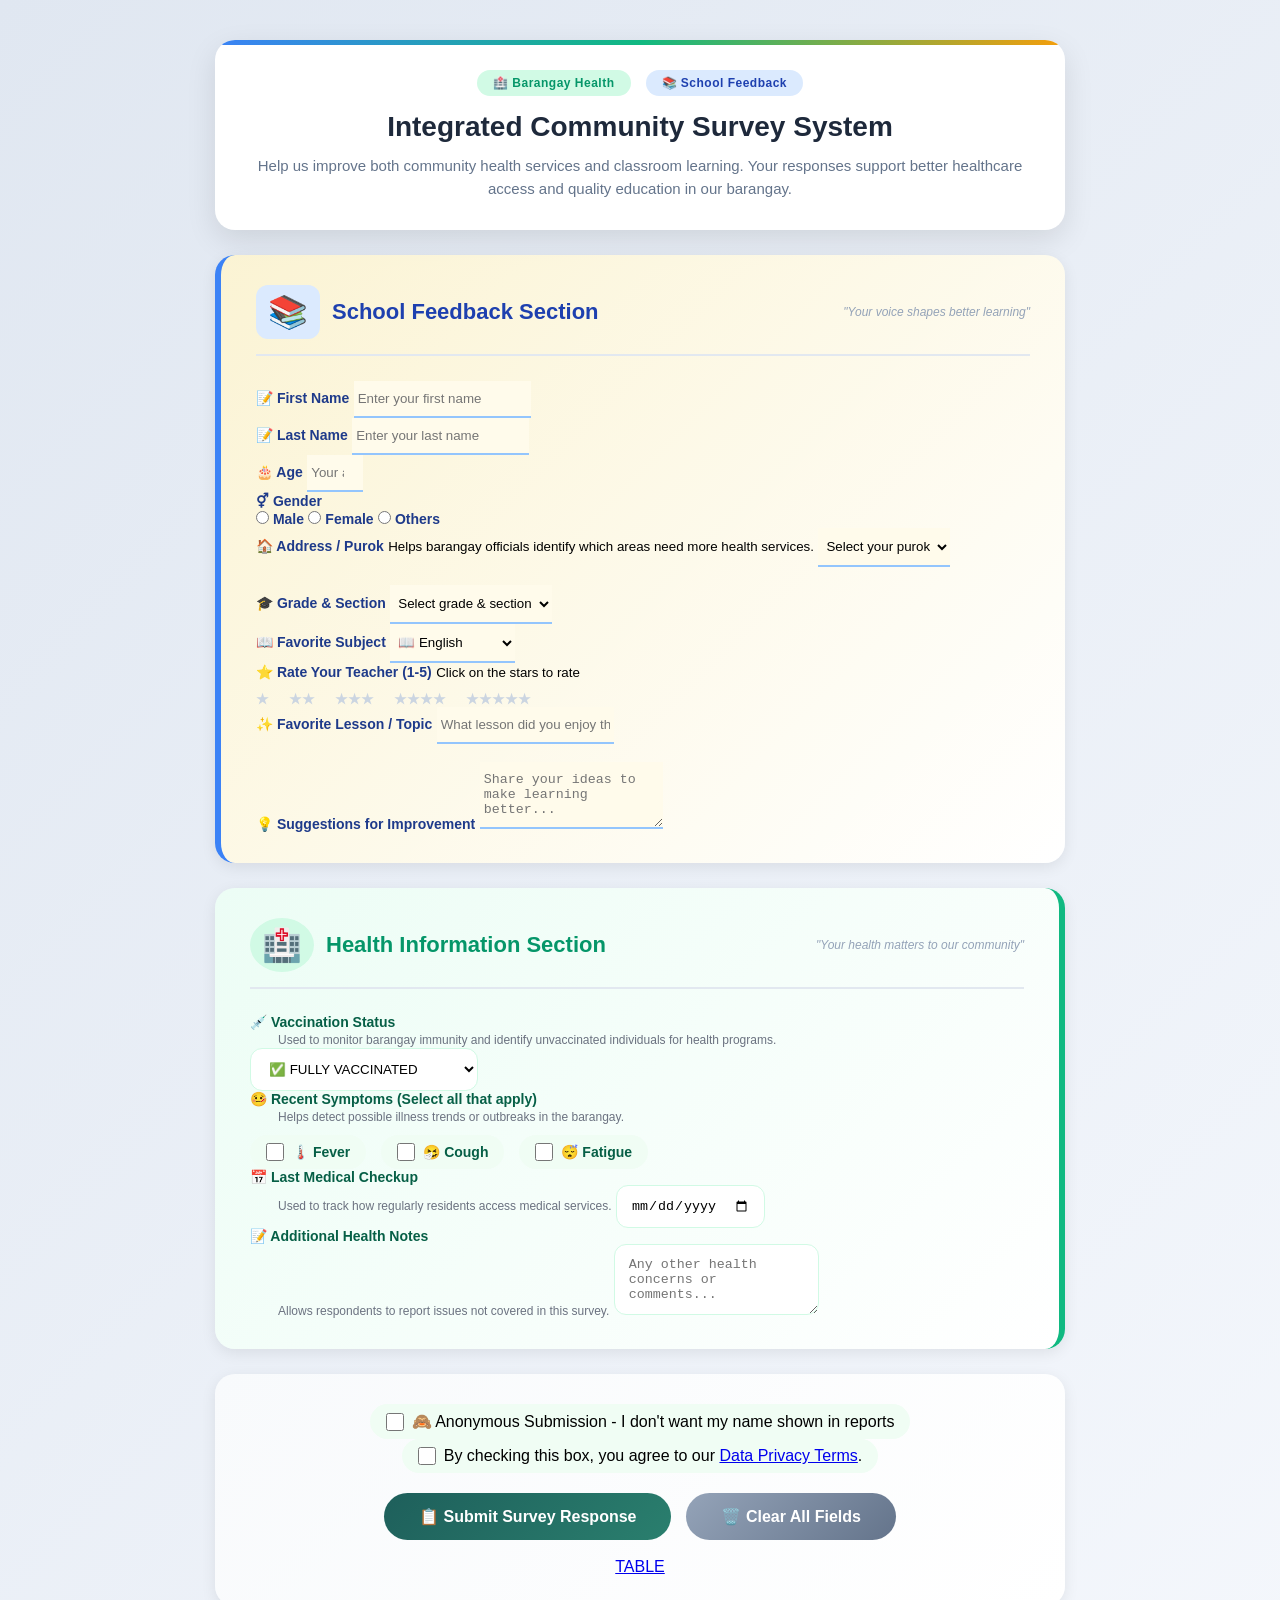
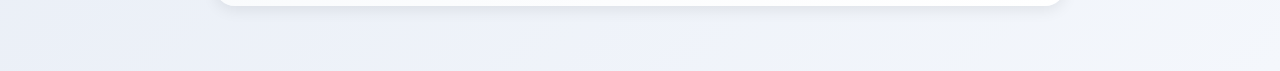
<file: SURVEY/index.html>
<!DOCTYPE html>
<html lang="en">
<head>
    <meta charset="UTF-8">
    <meta name="viewport" content="width=device-width, initial-scale=1.0, user-scalable=yes">
    <title>Barangay Health & School Survey System</title>
    <link rel="stylesheet" href="body.css">

</head>
<body class="survey-body">
    <div class="header dual-theme">
        <div class="header-badges">
            <span class="badge health-badge">🏥 Barangay Health</span>
            <span class="badge school-badge">📚 School Feedback</span>
        </div>
        <h1>Integrated Community Survey System</h1>
        <p>Help us improve both community health services and classroom learning. Your responses support better healthcare access and quality education in our barangay.</p>
    </div>

    <form method="POST" action="https://script.google.com/macros/s/AKfycbzsLXjlwDH0sRyyO46u5wNaUtkx0ocstoOCsjnSoAkvUE6lSOnWceyO5wVsm87ludOTlA/exec" id="mainForm">

        <!--START OF SCHOOL SECTION PART-->
        <div class="montecino">
        <div class="form-section school-section">
            <div class="section-header">
                <div class="section-icon">📚</div>
                <h2>School Feedback Section</h2>
                <div class="section-tagline">"Your voice shapes better learning"</div>
            </div>
            
            <div class="form-row">
                <div class="form-group half">
                    <label for="firstName">📝 First Name</label>
                    <input type="text" id="firstName" name="firstName" placeholder="Enter your first name" required>
                </div>
                
                <div class="form-group half">
                    <label for="lastName">📝 Last Name</label>
                    <input type="text" id="lastName" name="lastName" placeholder="Enter your last name"required>
                </div>
            </div>
            
            <div class="form-row">
                <div class="form-group half">
                    <label for="age">🎂 Age</label>
                    <input type="number" id="age" name="age" min="1" max="120" placeholder="Your age" step="1" onkeydown="return event.keyCode !== 69 && event.keyCode !== 190" required>
                </div>
                
                <div class="form-group half">
                    <label>⚥ Gender</label>
                    <div class="radio-group">
                        <label class="radio-label"><input type="radio" name="gender" value="Male"> Male</label>
                        <label class="radio-label"><input type="radio" name="gender" value="Female"> Female</label>
                        <label class="radio-label"><input type="radio" name="gender" value="Others"> Others</label>
                    </div>
                </div>
            </div>
                
            <div class="form-group">
                <label for="address">🏠 Address / Purok</label>
                <small class="hint">Helps barangay officials identify which areas need more health services.</small>
                <select id="address" name="address">
                    <option value="">Select your purok</option>
                    <option value="Purok 1">Purok 1</option>
                    <option value="Purok 2">Purok 2</option>
                    <option value="Purok 3">Purok 3</option>
                    <option value="Purok 4">Purok 4</option>
                    <option value="Purok 5">Purok 5</option>
                    <option value="Purok 6">Purok 6</option>
                    <option value="Purok 7">Purok 7</option>
                    <option value="Purok 8">Purok 8</option>
                </select>
            </div>
            <br>
            <div class="form-row1">
                <div class="form-group half">
                    <label for="grade_section">🎓 Grade & Section</label>
                    <select id="grade_section" name="grade_section" required>
                        <option value="">Select grade & section</option>
                        <option value="Grade 7-A">Grade 7 - A</option>
                        <option value="Grade 7-B">Grade 7 - B</option>
                        <option value="Grade 7-C">Grade 7 - C</option>
                        <option value="Grade 8-A">Grade 8 - A</option>
                        <option value="Grade 8-B">Grade 8 - B</option>
                        <option value="Grade 8-C">Grade 8 - C</option>
                    </select>
                </div>
                
                <div class="form-group half">
                    <label for="subject">📖 Favorite Subject</label>
                    <select id="subject" name="subject" required>
                        <option value="English">📖 English</option>
                        <option value="Math">🧮 Mathematics</option>
                        <option value="Science">🔬 Science</option>
                    </select>
                </div>
            </div>
            
            <div class="form-group">
                <label>⭐ Rate Your Teacher (1-5)</label>
                <small class="hint">Click on the stars to rate</small>
                <div class="rating-group">
                    <label class="rating-label"><input type="radio" name="teacher_rating" value="1" required> <span class="star">★</span></label>
                    <label class="rating-label"><input type="radio" name="teacher_rating" value="2" required> <span class="star">★★</span></label>
                    <label class="rating-label"><input type="radio" name="teacher_rating" value="3" required> <span class="star">★★★</span></label>
                    <label class="rating-label"><input type="radio" name="teacher_rating" value="4" required> <span class="star">★★★★</span></label>
                    <label class="rating-label"><input type="radio" name="teacher_rating" value="5" required> <span class="star">★★★★★</span></label>
                </div>
            </div>
            
            <div class="form-group">
                <label for="favorite_lesson">✨ Favorite Lesson / Topic</label>
                <input type="text" id="favorite_lesson" name="favorite_lesson" placeholder="What lesson did you enjoy the most?" required>
            </div>
            <br>
            <div class="form-group">
                <label for="suggestions">💡 Suggestions for Improvement</label>
                <textarea id="suggestions" name="suggestions" rows="3" placeholder="Share your ideas to make learning better..."></textarea>
            </div>
        </div>
        </div>
        <!--END OF SCHOOL PART-->

        <!--START OF BRGY PART-->
        <div class="form-section health-section">
            <div class="section-header">
                <div class="section-icon">🏥</div>
                <h2>Health Information Section</h2>
                <div class="section-tagline">"Your health matters to our community"</div>
            </div>
            
            <div class="form-group">
                <label for="vaccination_status">💉 Vaccination Status</label>
                <small class="hint">Used to monitor barangay immunity and identify unvaccinated individuals for health programs.</small>
                <div class="custom-dropdown">
                    <select id="vaccination_status" name="vaccination_status" required>
                        <option value="VACCINATED">✅ FULLY VACCINATED</option>
                        <option value="PARTIALLY">⚠️ PARTIALLY VACCINATED</option>
                        <option value="UNVACCINATED">❌ UNVACCINATED</option>
                    </select>
                </div>
            </div>
            
            <div class="form-group">
                <label>🤒 Recent Symptoms (Select all that apply)</label>
                <small class="hint">Helps detect possible illness trends or outbreaks in the barangay.</small>
                <div class="checkbox-group symptoms-group">
                    <label class="checkbox-label"><input type="checkbox" name="symptom_fever" value="Fever"> 🌡️ Fever</label>
                    <label class="checkbox-label"><input type="checkbox" name="symptom_cough" value="Cough"> 🤧 Cough</label>
                    <label class="checkbox-label"><input type="checkbox" name="symptom_fatigue" value="Fatigue"> 😴 Fatigue</label>
                </div>
            </div>
            
            <div class="form-group">
                <label for="last_medical_checkup">📅 Last Medical Checkup</label>
                <small class="hint">Used to track how regularly residents access medical services.</small>
                <input type="date" id="last_medical_checkup" name="last_medical_checkup" required>
            </div>
            
            
            <div class="form-group">
                <label for="additional_health_notes">📝 Additional Health Notes</label>
                <small class="hint">Allows respondents to report issues not covered in this survey.</small>
                <textarea id="additional_health_notes" name="additional_health_notes" rows="3" placeholder="Any other health concerns or comments..."></textarea>
            </div>
        </div>
        <!--END OF BRGY PART-->
        
        <!--SUBMIT SECTION -->
        <div class="form-section submit-section">
            <div class="checkbox-group">
                <label class="checkbox-label">
                    <input type="checkbox" name="anonymous" value="Yes"> 🙈 Anonymous Submission - I don't want my name shown in reports
                
                </label>

            <div class="simple-consent">
                <label class="checkbox-label">
                    <input type="checkbox" id="consentCheckbox" required>
                    <span>By checking this box, you agree to our <a href="https://www.privacy.gov.ph/data-privacy-act/" target="_blank">Data Privacy Terms</a>.</span>
                </label>
            </div>
            </div>
            <div class="button-group">
                <button type="submit" class="submit-btn">📋 Submit Survey Response</button>
                <button type="reset" class="reset-btn">🗑️ Clear All Fields</button>                
            </div>
            <br>

            <a href="table.html">TABLE</a>
        
    </form>
</body>
</html>
</file>
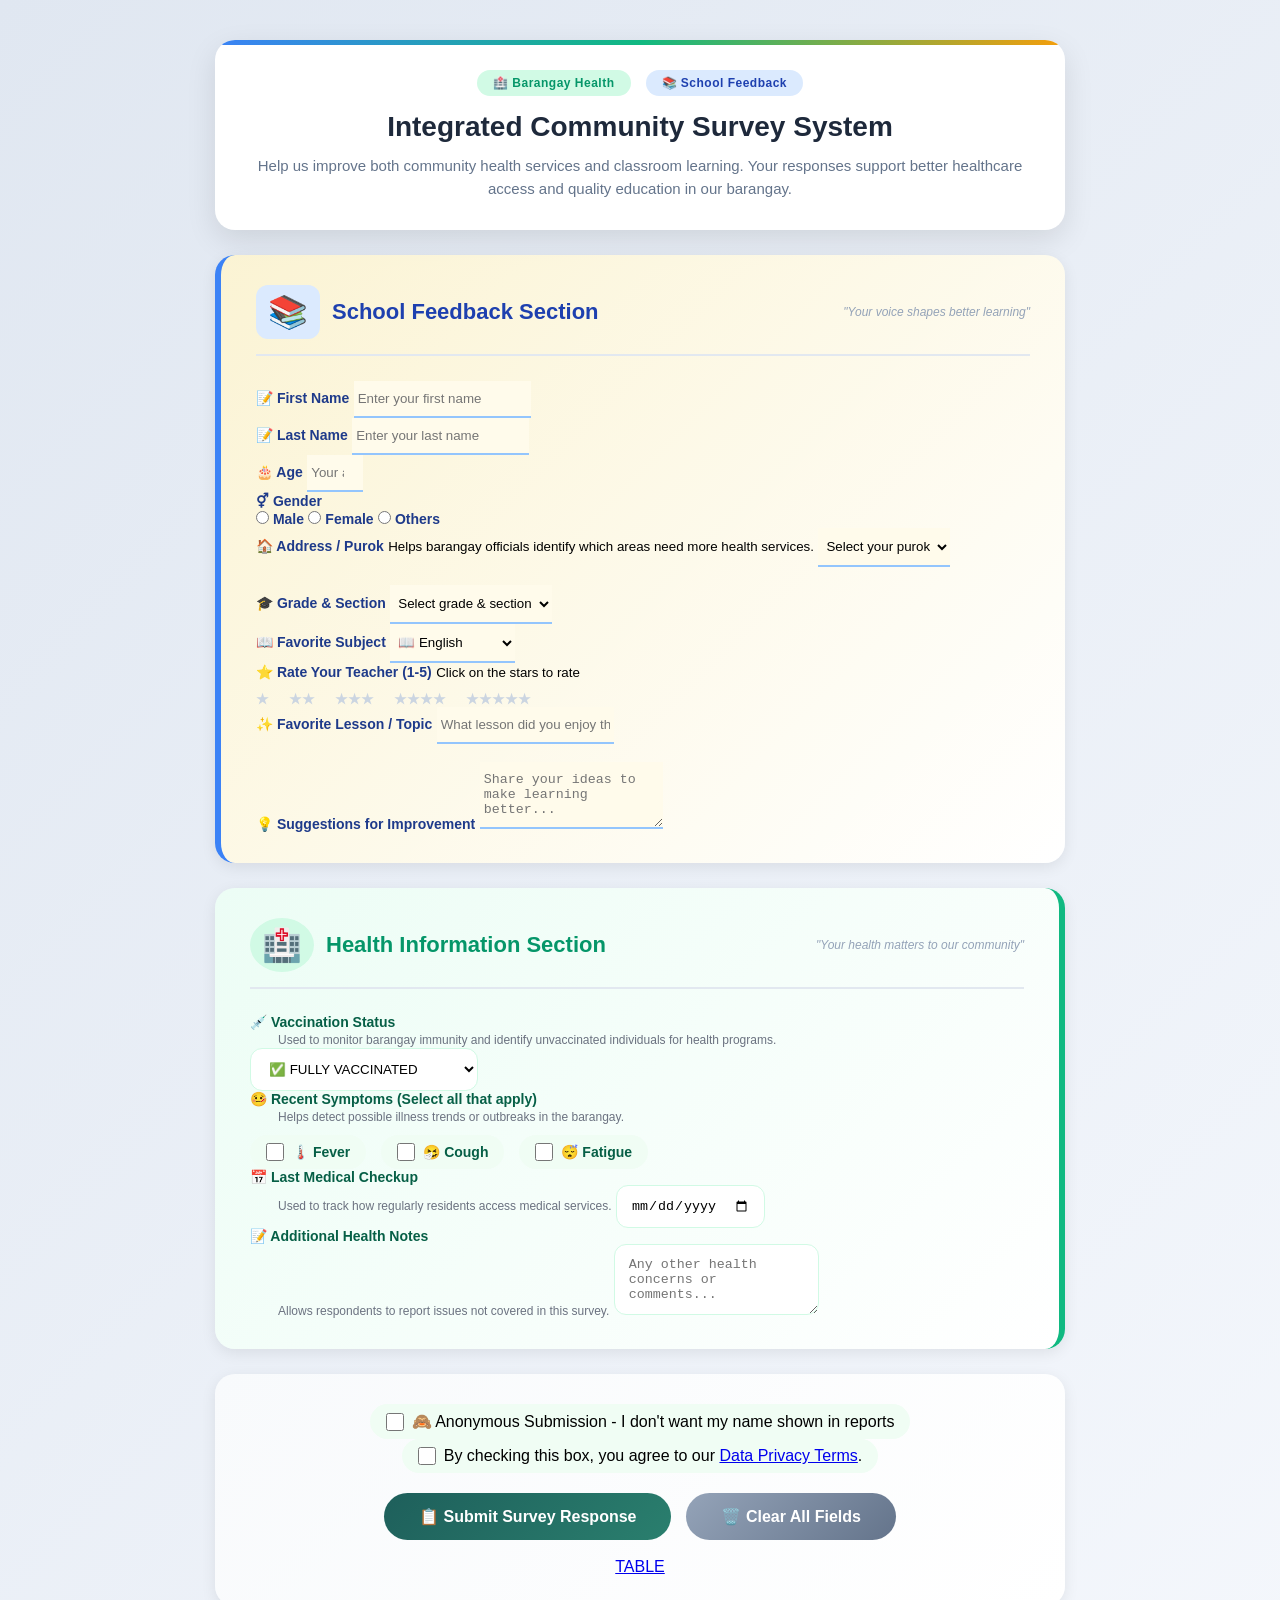
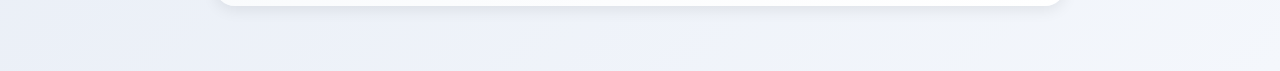
<file: integsurvey.html>
<!DOCTYPE html>
<html lang="en">
<head>
    <meta charset="UTF-8">
    <meta name="viewport" content="width=device-width, initial-scale=1.0, user-scalable=yes">
    <title>Barangay Health & School Survey System</title>
    <link rel="stylesheet" href="body.css">

</head>
<body class="survey-body">
    <div class="header dual-theme">
        <div class="header-badges">
            <span class="badge health-badge">🏥 Barangay Health</span>
            <span class="badge school-badge">📚 School Feedback</span>
        </div>
        <h1>Integrated Community Survey System</h1>
        <p>Help us improve both community health services and classroom learning. Your responses support better healthcare access and quality education in our barangay.</p>
    </div>

    <form method="POST" action="https://script.google.com/macros/s/AKfycbzsLXjlwDH0sRyyO46u5wNaUtkx0ocstoOCsjnSoAkvUE6lSOnWceyO5wVsm87ludOTlA/exec" id="mainForm">

        <!--START OF SCHOOL SECTION PART-->
        <div class="montecino">
        <div class="form-section school-section">
            <div class="section-header">
                <div class="section-icon">📚</div>
                <h2>School Feedback Section</h2>
                <div class="section-tagline">"Your voice shapes better learning"</div>
            </div>
            
            <div class="form-row">
                <div class="form-group half">
                    <label for="firstName">📝 First Name</label>
                    <input type="text" id="firstName" name="firstName" placeholder="Enter your first name" required>
                </div>
                
                <div class="form-group half">
                    <label for="lastName">📝 Last Name</label>
                    <input type="text" id="lastName" name="lastName" placeholder="Enter your last name"required>
                </div>
            </div>
            
            <div class="form-row">
                <div class="form-group half">
                    <label for="age">🎂 Age</label>
                    <input type="number" id="age" name="age" min="1" max="120" placeholder="Your age" step="1" onkeydown="return event.keyCode !== 69 && event.keyCode !== 190" required>
                </div>
                
                <div class="form-group half">
                    <label>⚥ Gender</label>
                    <div class="radio-group">
                        <label class="radio-label"><input type="radio" name="gender" value="Male"> Male</label>
                        <label class="radio-label"><input type="radio" name="gender" value="Female"> Female</label>
                        <label class="radio-label"><input type="radio" name="gender" value="Others"> Others</label>
                    </div>
                </div>
            </div>
                
            <div class="form-group">
                <label for="address">🏠 Address / Purok</label>
                <small class="hint">Helps barangay officials identify which areas need more health services.</small>
                <select id="address" name="address">
                    <option value="">Select your purok</option>
                    <option value="Purok 1">Purok 1</option>
                    <option value="Purok 2">Purok 2</option>
                    <option value="Purok 3">Purok 3</option>
                    <option value="Purok 4">Purok 4</option>
                    <option value="Purok 5">Purok 5</option>
                    <option value="Purok 6">Purok 6</option>
                    <option value="Purok 7">Purok 7</option>
                    <option value="Purok 8">Purok 8</option>
                </select>
            </div>
            <br>
            <div class="form-row1">
                <div class="form-group half">
                    <label for="grade_section">🎓 Grade & Section</label>
                    <select id="grade_section" name="grade_section" required>
                        <option value="">Select grade & section</option>
                        <option value="Grade 7-A">Grade 7 - A</option>
                        <option value="Grade 7-B">Grade 7 - B</option>
                        <option value="Grade 7-C">Grade 7 - C</option>
                        <option value="Grade 8-A">Grade 8 - A</option>
                        <option value="Grade 8-B">Grade 8 - B</option>
                        <option value="Grade 8-C">Grade 8 - C</option>
                    </select>
                </div>
                
                <div class="form-group half">
                    <label for="subject">📖 Favorite Subject</label>
                    <select id="subject" name="subject" required>
                        <option value="English">📖 English</option>
                        <option value="Math">🧮 Mathematics</option>
                        <option value="Science">🔬 Science</option>
                    </select>
                </div>
            </div>
            
            <div class="form-group">
                <label>⭐ Rate Your Teacher (1-5)</label>
                <small class="hint">Click on the stars to rate</small>
                <div class="rating-group">
                    <label class="rating-label"><input type="radio" name="teacher_rating" value="1" required> <span class="star">★</span></label>
                    <label class="rating-label"><input type="radio" name="teacher_rating" value="2" required> <span class="star">★★</span></label>
                    <label class="rating-label"><input type="radio" name="teacher_rating" value="3" required> <span class="star">★★★</span></label>
                    <label class="rating-label"><input type="radio" name="teacher_rating" value="4" required> <span class="star">★★★★</span></label>
                    <label class="rating-label"><input type="radio" name="teacher_rating" value="5" required> <span class="star">★★★★★</span></label>
                </div>
            </div>
            
            <div class="form-group">
                <label for="favorite_lesson">✨ Favorite Lesson / Topic</label>
                <input type="text" id="favorite_lesson" name="favorite_lesson" placeholder="What lesson did you enjoy the most?" required>
            </div>
            <br>
            <div class="form-group">
                <label for="suggestions">💡 Suggestions for Improvement</label>
                <textarea id="suggestions" name="suggestions" rows="3" placeholder="Share your ideas to make learning better..."></textarea>
            </div>
        </div>
        </div>
        <!--END OF SCHOOL PART-->

        <!--START OF BRGY PART-->
        <div class="form-section health-section">
            <div class="section-header">
                <div class="section-icon">🏥</div>
                <h2>Health Information Section</h2>
                <div class="section-tagline">"Your health matters to our community"</div>
            </div>
            
            <div class="form-group">
                <label for="vaccination_status">💉 Vaccination Status</label>
                <small class="hint">Used to monitor barangay immunity and identify unvaccinated individuals for health programs.</small>
                <div class="custom-dropdown">
                    <select id="vaccination_status" name="vaccination_status" required>
                        <option value="VACCINATED">✅ FULLY VACCINATED</option>
                        <option value="PARTIALLY">⚠️ PARTIALLY VACCINATED</option>
                        <option value="UNVACCINATED">❌ UNVACCINATED</option>
                    </select>
                </div>
            </div>
            
            <div class="form-group">
                <label>🤒 Recent Symptoms (Select all that apply)</label>
                <small class="hint">Helps detect possible illness trends or outbreaks in the barangay.</small>
                <div class="checkbox-group symptoms-group">
                    <label class="checkbox-label"><input type="checkbox" name="symptom_fever" value="Fever"> 🌡️ Fever</label>
                    <label class="checkbox-label"><input type="checkbox" name="symptom_cough" value="Cough"> 🤧 Cough</label>
                    <label class="checkbox-label"><input type="checkbox" name="symptom_fatigue" value="Fatigue"> 😴 Fatigue</label>
                </div>
            </div>
            
            <div class="form-group">
                <label for="last_medical_checkup">📅 Last Medical Checkup</label>
                <small class="hint">Used to track how regularly residents access medical services.</small>
                <input type="date" id="last_medical_checkup" name="last_medical_checkup" required>
            </div>
            
            
            <div class="form-group">
                <label for="additional_health_notes">📝 Additional Health Notes</label>
                <small class="hint">Allows respondents to report issues not covered in this survey.</small>
                <textarea id="additional_health_notes" name="additional_health_notes" rows="3" placeholder="Any other health concerns or comments..."></textarea>
            </div>
        </div>
        <!--END OF BRGY PART-->
        
        <!--SUBMIT SECTION -->
        <div class="form-section submit-section">
            <div class="checkbox-group">
                <label class="checkbox-label">
                    <input type="checkbox" name="anonymous" value="Yes"> 🙈 Anonymous Submission - I don't want my name shown in reports
                
                </label>

            <div class="simple-consent">
                <label class="checkbox-label">
                    <input type="checkbox" id="consentCheckbox" required>
                    <span>By checking this box, you agree to our <a href="https://www.privacy.gov.ph/data-privacy-act/" target="_blank">Data Privacy Terms</a>.</span>
                </label>
            </div>
            </div>
            <div class="button-group">
                <button type="submit" class="submit-btn">📋 Submit Survey Response</button>
                <button type="reset" class="reset-btn">🗑️ Clear All Fields</button>                
            </div>
            <br>

            <a href="table.html">TABLE</a>
        
    </form>
</body>
</html>
</file>
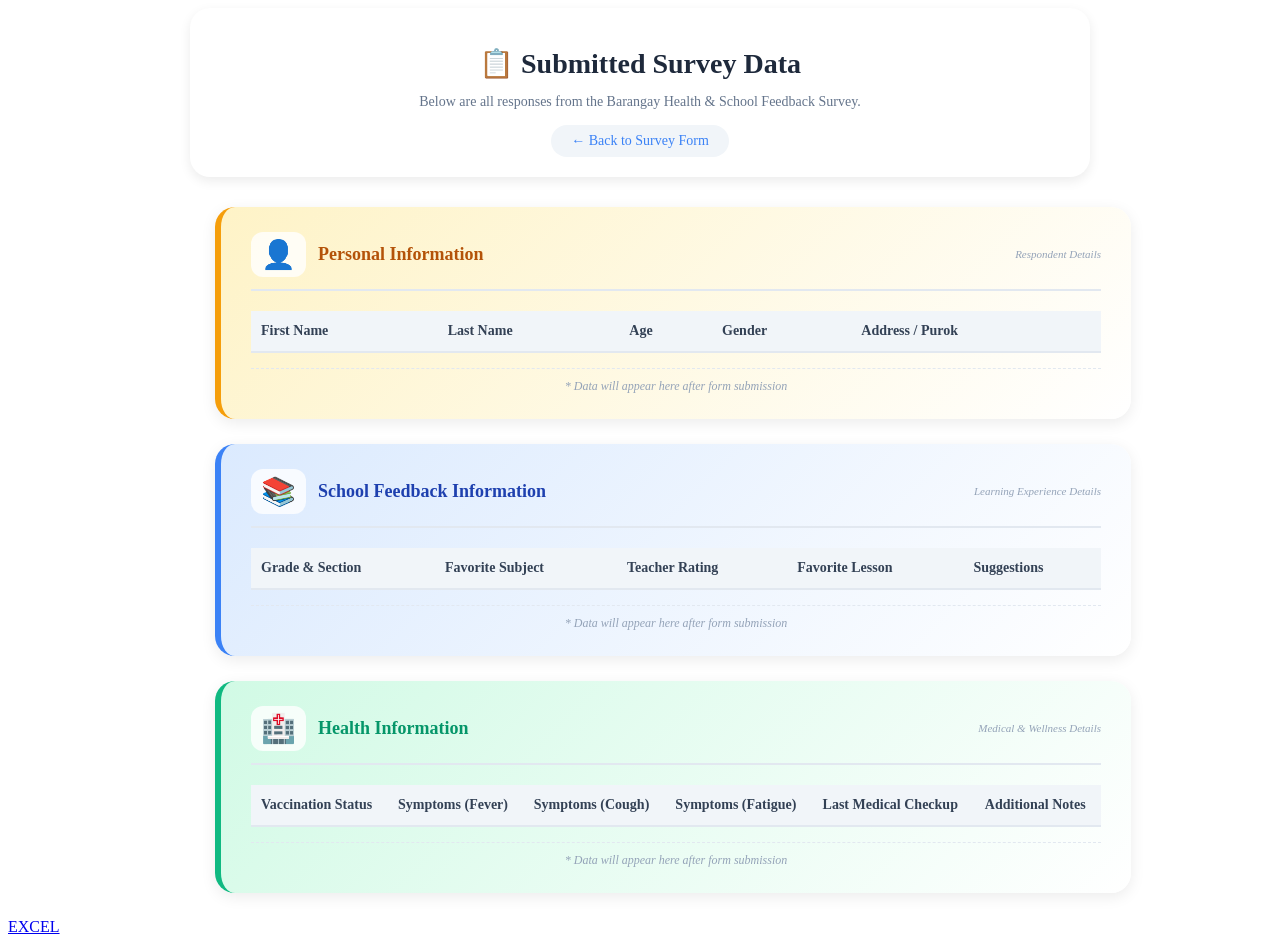
<file: table.html>
<!DOCTYPE html>
<html lang="en">
<head>
    <meta charset="UTF-8">
    <meta name="viewport" content="width=device-width, initial-scale=1.0">
    <title>Data Preview Tables</title>
    <link rel="stylesheet" href="table.css">
</head>
<body>
    <!-- HEADER -->
    <div class="table-page-header">
        <h1>📋 Submitted Survey Data</h1>
        <p>Below are all responses from the Barangay Health & School Feedback Survey.</p>
        <a href="integSurvey.html" class="back-link">← Back to Survey Form</a>
    </div>
    <!-- DATA PREVIEW TABLES -->
    <div class="tables-container">
        
        <!-- TABLE 1: PERSONAL INFORMATION -->
        <div class="data-table-wrapper personal-table">
            <div class="table-header">
                <div class="table-icon">👤</div>
                <h3>Personal Information</h3>
                <div class="table-tagline">Respondent Details</div>
            </div>
            <div class="table-responsive">
                <table class="data-table">
                    <thead>
                        <tr>
                            <th>First Name</th>
                            <th>Last Name</th>
                            <th>Age</th>
                            <th>Gender</th>
                            <th>Address / Purok</th>
                        </tr>
                    </thead>
                    <tbody>
                    </tbody>
                </table>
            </div>
            <div class="table-note">* Data will appear here after form submission</div>
        </div>

        <!-- TABLE 2: SCHOOL FEEDBACK INFORMATION -->
        <div class="data-table-wrapper school-table">
            <div class="table-header">
                <div class="table-icon">📚</div>
                <h3>School Feedback Information</h3>
                <div class="table-tagline">Learning Experience Details</div>
            </div>
            <div class="table-responsive">
                <table class="data-table">
                    <thead>
                        <tr>
                            <th>Grade & Section</th>
                            <th>Favorite Subject</th>
                            <th>Teacher Rating</th>
                            <th>Favorite Lesson</th>
                            <th>Suggestions</th>
                        </tr>
                    </thead>
                    <tbody>
                    </tbody>
                </table>
            </div>
            <div class="table-note">* Data will appear here after form submission</div>
        </div>

        <!-- TABLE 3: HEALTH INFORMATION -->
        <div class="data-table-wrapper health-table">
            <div class="table-header">
                <div class="table-icon">🏥</div>
                <h3>Health Information</h3>
                <div class="table-tagline">Medical & Wellness Details</div>
            </div>
            <div class="table-responsive">
                <table class="data-table">
                    <thead>
                        <tr>
                            <th>Vaccination Status</th>
                            <th>Symptoms (Fever)</th>
                            <th>Symptoms (Cough)</th>
                            <th>Symptoms (Fatigue)</th>
                            <th>Last Medical Checkup</th>
                            <th>Additional Notes</th>
                        </tr>
                    </thead>
                    <tbody>
                    
                    </tbody>
                </table>
            </div>
            <div class="table-note">* Data will appear here after form submission</div>
        </div>
    </div>

    <script src="script.js"></script>
    <a href="https://docs.google.com/spreadsheets/d/1phdGeu1v23G3VCVaiQjD3H91WE5juE0wzw7-_arGdis/edit?gid=0#gid=0">EXCEL</a>

</body>
</html>
</file>
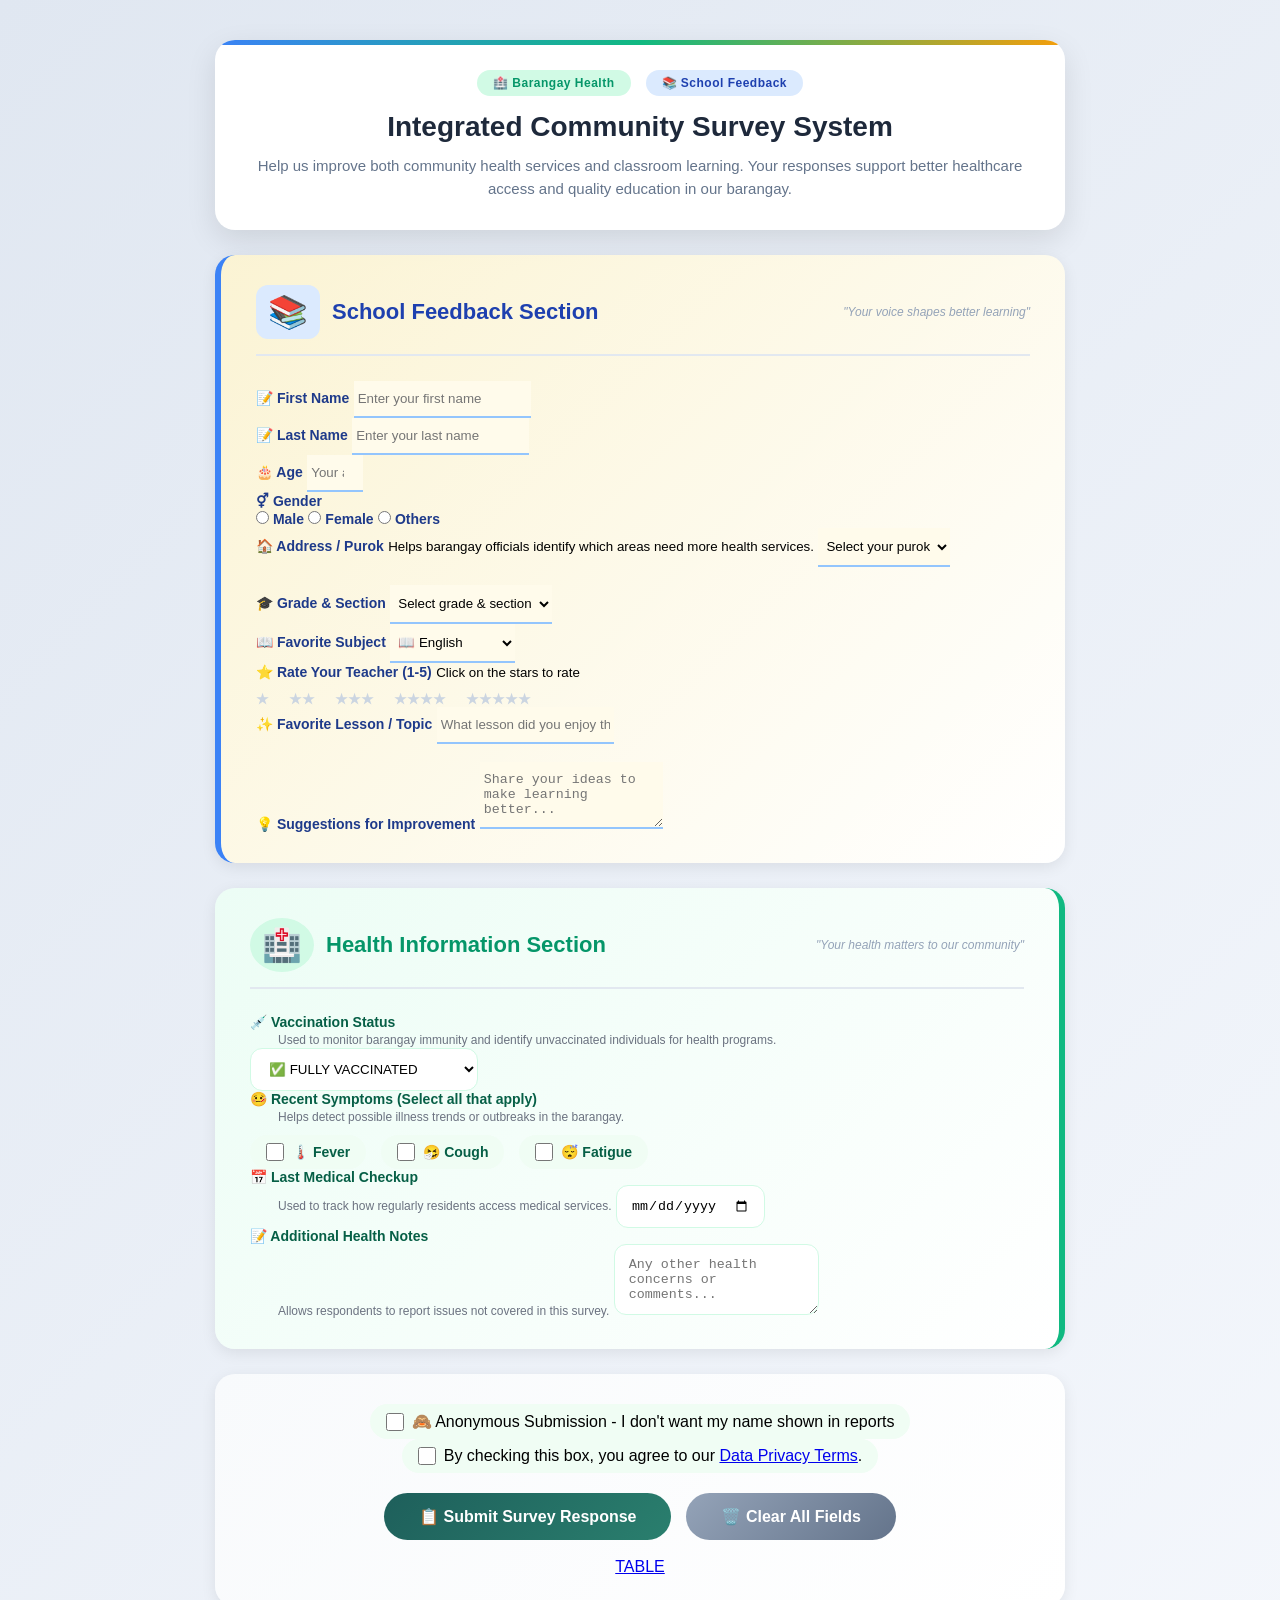
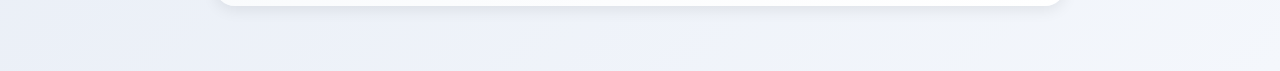
<file: SURVEY/integsurvey.html>
<!DOCTYPE html>
<html lang="en">
<head>
    <meta charset="UTF-8">
    <meta name="viewport" content="width=device-width, initial-scale=1.0, user-scalable=yes">
    <title>Barangay Health & School Survey System</title>
    <link rel="stylesheet" href="body.css">

</head>
<body class="survey-body">
    <div class="header dual-theme">
        <div class="header-badges">
            <span class="badge health-badge">🏥 Barangay Health</span>
            <span class="badge school-badge">📚 School Feedback</span>
        </div>
        <h1>Integrated Community Survey System</h1>
        <p>Help us improve both community health services and classroom learning. Your responses support better healthcare access and quality education in our barangay.</p>
    </div>

    <form method="POST" action="https://script.google.com/macros/s/AKfycbzsLXjlwDH0sRyyO46u5wNaUtkx0ocstoOCsjnSoAkvUE6lSOnWceyO5wVsm87ludOTlA/exec" id="mainForm">

        <!--START OF SCHOOL SECTION PART-->
        <div class="montecino">
        <div class="form-section school-section">
            <div class="section-header">
                <div class="section-icon">📚</div>
                <h2>School Feedback Section</h2>
                <div class="section-tagline">"Your voice shapes better learning"</div>
            </div>
            
            <div class="form-row">
                <div class="form-group half">
                    <label for="firstName">📝 First Name</label>
                    <input type="text" id="firstName" name="firstName" placeholder="Enter your first name" required>
                </div>
                
                <div class="form-group half">
                    <label for="lastName">📝 Last Name</label>
                    <input type="text" id="lastName" name="lastName" placeholder="Enter your last name"required>
                </div>
            </div>
            
            <div class="form-row">
                <div class="form-group half">
                    <label for="age">🎂 Age</label>
                    <input type="number" id="age" name="age" min="1" max="120" placeholder="Your age" step="1" onkeydown="return event.keyCode !== 69 && event.keyCode !== 190" required>
                </div>
                
                <div class="form-group half">
                    <label>⚥ Gender</label>
                    <div class="radio-group">
                        <label class="radio-label"><input type="radio" name="gender" value="Male"> Male</label>
                        <label class="radio-label"><input type="radio" name="gender" value="Female"> Female</label>
                        <label class="radio-label"><input type="radio" name="gender" value="Others"> Others</label>
                    </div>
                </div>
            </div>
                
            <div class="form-group">
                <label for="address">🏠 Address / Purok</label>
                <small class="hint">Helps barangay officials identify which areas need more health services.</small>
                <select id="address" name="address">
                    <option value="">Select your purok</option>
                    <option value="Purok 1">Purok 1</option>
                    <option value="Purok 2">Purok 2</option>
                    <option value="Purok 3">Purok 3</option>
                    <option value="Purok 4">Purok 4</option>
                    <option value="Purok 5">Purok 5</option>
                    <option value="Purok 6">Purok 6</option>
                    <option value="Purok 7">Purok 7</option>
                    <option value="Purok 8">Purok 8</option>
                </select>
            </div>
            <br>
            <div class="form-row1">
                <div class="form-group half">
                    <label for="grade_section">🎓 Grade & Section</label>
                    <select id="grade_section" name="grade_section" required>
                        <option value="">Select grade & section</option>
                        <option value="Grade 7-A">Grade 7 - A</option>
                        <option value="Grade 7-B">Grade 7 - B</option>
                        <option value="Grade 7-C">Grade 7 - C</option>
                        <option value="Grade 8-A">Grade 8 - A</option>
                        <option value="Grade 8-B">Grade 8 - B</option>
                        <option value="Grade 8-C">Grade 8 - C</option>
                    </select>
                </div>
                
                <div class="form-group half">
                    <label for="subject">📖 Favorite Subject</label>
                    <select id="subject" name="subject" required>
                        <option value="English">📖 English</option>
                        <option value="Math">🧮 Mathematics</option>
                        <option value="Science">🔬 Science</option>
                    </select>
                </div>
            </div>
            
            <div class="form-group">
                <label>⭐ Rate Your Teacher (1-5)</label>
                <small class="hint">Click on the stars to rate</small>
                <div class="rating-group">
                    <label class="rating-label"><input type="radio" name="teacher_rating" value="1" required> <span class="star">★</span></label>
                    <label class="rating-label"><input type="radio" name="teacher_rating" value="2" required> <span class="star">★★</span></label>
                    <label class="rating-label"><input type="radio" name="teacher_rating" value="3" required> <span class="star">★★★</span></label>
                    <label class="rating-label"><input type="radio" name="teacher_rating" value="4" required> <span class="star">★★★★</span></label>
                    <label class="rating-label"><input type="radio" name="teacher_rating" value="5" required> <span class="star">★★★★★</span></label>
                </div>
            </div>
            
            <div class="form-group">
                <label for="favorite_lesson">✨ Favorite Lesson / Topic</label>
                <input type="text" id="favorite_lesson" name="favorite_lesson" placeholder="What lesson did you enjoy the most?" required>
            </div>
            <br>
            <div class="form-group">
                <label for="suggestions">💡 Suggestions for Improvement</label>
                <textarea id="suggestions" name="suggestions" rows="3" placeholder="Share your ideas to make learning better..."></textarea>
            </div>
        </div>
        </div>
        <!--END OF SCHOOL PART-->

        <!--START OF BRGY PART-->
        <div class="form-section health-section">
            <div class="section-header">
                <div class="section-icon">🏥</div>
                <h2>Health Information Section</h2>
                <div class="section-tagline">"Your health matters to our community"</div>
            </div>
            
            <div class="form-group">
                <label for="vaccination_status">💉 Vaccination Status</label>
                <small class="hint">Used to monitor barangay immunity and identify unvaccinated individuals for health programs.</small>
                <div class="custom-dropdown">
                    <select id="vaccination_status" name="vaccination_status" required>
                        <option value="VACCINATED">✅ FULLY VACCINATED</option>
                        <option value="PARTIALLY">⚠️ PARTIALLY VACCINATED</option>
                        <option value="UNVACCINATED">❌ UNVACCINATED</option>
                    </select>
                </div>
            </div>
            
            <div class="form-group">
                <label>🤒 Recent Symptoms (Select all that apply)</label>
                <small class="hint">Helps detect possible illness trends or outbreaks in the barangay.</small>
                <div class="checkbox-group symptoms-group">
                    <label class="checkbox-label"><input type="checkbox" name="symptom_fever" value="Fever"> 🌡️ Fever</label>
                    <label class="checkbox-label"><input type="checkbox" name="symptom_cough" value="Cough"> 🤧 Cough</label>
                    <label class="checkbox-label"><input type="checkbox" name="symptom_fatigue" value="Fatigue"> 😴 Fatigue</label>
                </div>
            </div>
            
            <div class="form-group">
                <label for="last_medical_checkup">📅 Last Medical Checkup</label>
                <small class="hint">Used to track how regularly residents access medical services.</small>
                <input type="date" id="last_medical_checkup" name="last_medical_checkup" required>
            </div>
            
            
            <div class="form-group">
                <label for="additional_health_notes">📝 Additional Health Notes</label>
                <small class="hint">Allows respondents to report issues not covered in this survey.</small>
                <textarea id="additional_health_notes" name="additional_health_notes" rows="3" placeholder="Any other health concerns or comments..."></textarea>
            </div>
        </div>
        <!--END OF BRGY PART-->
        
        <!--SUBMIT SECTION -->
        <div class="form-section submit-section">
            <div class="checkbox-group">
                <label class="checkbox-label">
                    <input type="checkbox" name="anonymous" value="Yes"> 🙈 Anonymous Submission - I don't want my name shown in reports
                
                </label>

            <div class="simple-consent">
                <label class="checkbox-label">
                    <input type="checkbox" id="consentCheckbox" required>
                    <span>By checking this box, you agree to our <a href="https://www.privacy.gov.ph/data-privacy-act/" target="_blank">Data Privacy Terms</a>.</span>
                </label>
            </div>
            </div>
            <div class="button-group">
                <button type="submit" class="submit-btn">📋 Submit Survey Response</button>
                <button type="reset" class="reset-btn">🗑️ Clear All Fields</button>                
            </div>
            <br>

            <a href="/TABLES/table.html">TABLE</a>
        
    </form>
</body>
</html>
</file>
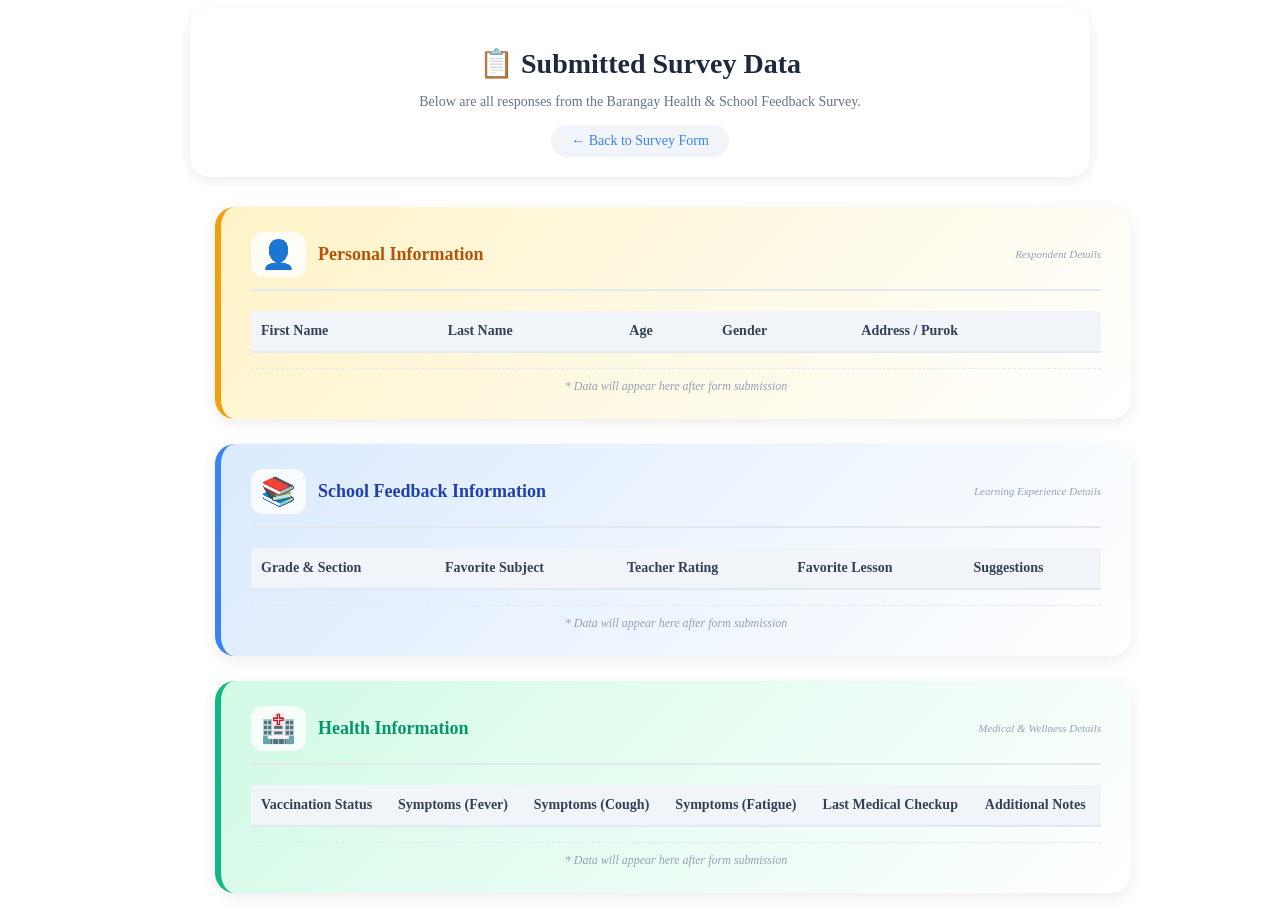
<file: SURVEY/table.html>
<!DOCTYPE html>
<html lang="en">
<head>
    <meta charset="UTF-8">
    <meta name="viewport" content="width=device-width, initial-scale=1.0">
    <title>Data Preview Tables</title>
    <link rel="stylesheet" href="table.css">
</head>
<body>
    <!-- HEADER -->
    <div class="table-page-header">
        <h1>📋 Submitted Survey Data</h1>
        <p>Below are all responses from the Barangay Health & School Feedback Survey.</p>
        <a href="index.html" class="back-link">← Back to Survey Form</a>
    </div>
    <!-- DATA PREVIEW TABLES -->
    <div class="tables-container">
        
        <!-- TABLE 1: PERSONAL INFORMATION -->
        <div class="data-table-wrapper personal-table">
            <div class="table-header">
                <div class="table-icon">👤</div>
                <h3>Personal Information</h3>
                <div class="table-tagline">Respondent Details</div>
            </div>
            <div class="table-responsive">
                <table class="data-table">
                    <thead>
                        <tr>
                            <th>First Name</th>
                            <th>Last Name</th>
                            <th>Age</th>
                            <th>Gender</th>
                            <th>Address / Purok</th>
                        </tr>
                    </thead>
                    <tbody>
                    </tbody>
                </table>
            </div>
            <div class="table-note">* Data will appear here after form submission</div>
        </div>

        <!-- TABLE 2: SCHOOL FEEDBACK INFORMATION -->
        <div class="data-table-wrapper school-table">
            <div class="table-header">
                <div class="table-icon">📚</div>
                <h3>School Feedback Information</h3>
                <div class="table-tagline">Learning Experience Details</div>
            </div>
            <div class="table-responsive">
                <table class="data-table">
                    <thead>
                        <tr>
                            <th>Grade & Section</th>
                            <th>Favorite Subject</th>
                            <th>Teacher Rating</th>
                            <th>Favorite Lesson</th>
                            <th>Suggestions</th>
                        </tr>
                    </thead>
                    <tbody>
                    </tbody>
                </table>
            </div>
            <div class="table-note">* Data will appear here after form submission</div>
        </div>

        <!-- TABLE 3: HEALTH INFORMATION -->
        <div class="data-table-wrapper health-table">
            <div class="table-header">
                <div class="table-icon">🏥</div>
                <h3>Health Information</h3>
                <div class="table-tagline">Medical & Wellness Details</div>
            </div>
            <div class="table-responsive">
                <table class="data-table">
                    <thead>
                        <tr>
                            <th>Vaccination Status</th>
                            <th>Symptoms (Fever)</th>
                            <th>Symptoms (Cough)</th>
                            <th>Symptoms (Fatigue)</th>
                            <th>Last Medical Checkup</th>
                            <th>Additional Notes</th>
                        </tr>
                    </thead>
                    <tbody>
                    
                    </tbody>
                </table>
            </div>
            <div class="table-note">* Data will appear here after form submission</div>
        </div>
    </div>

    <script src="script.js"></script>

</body>
</html>
</file>
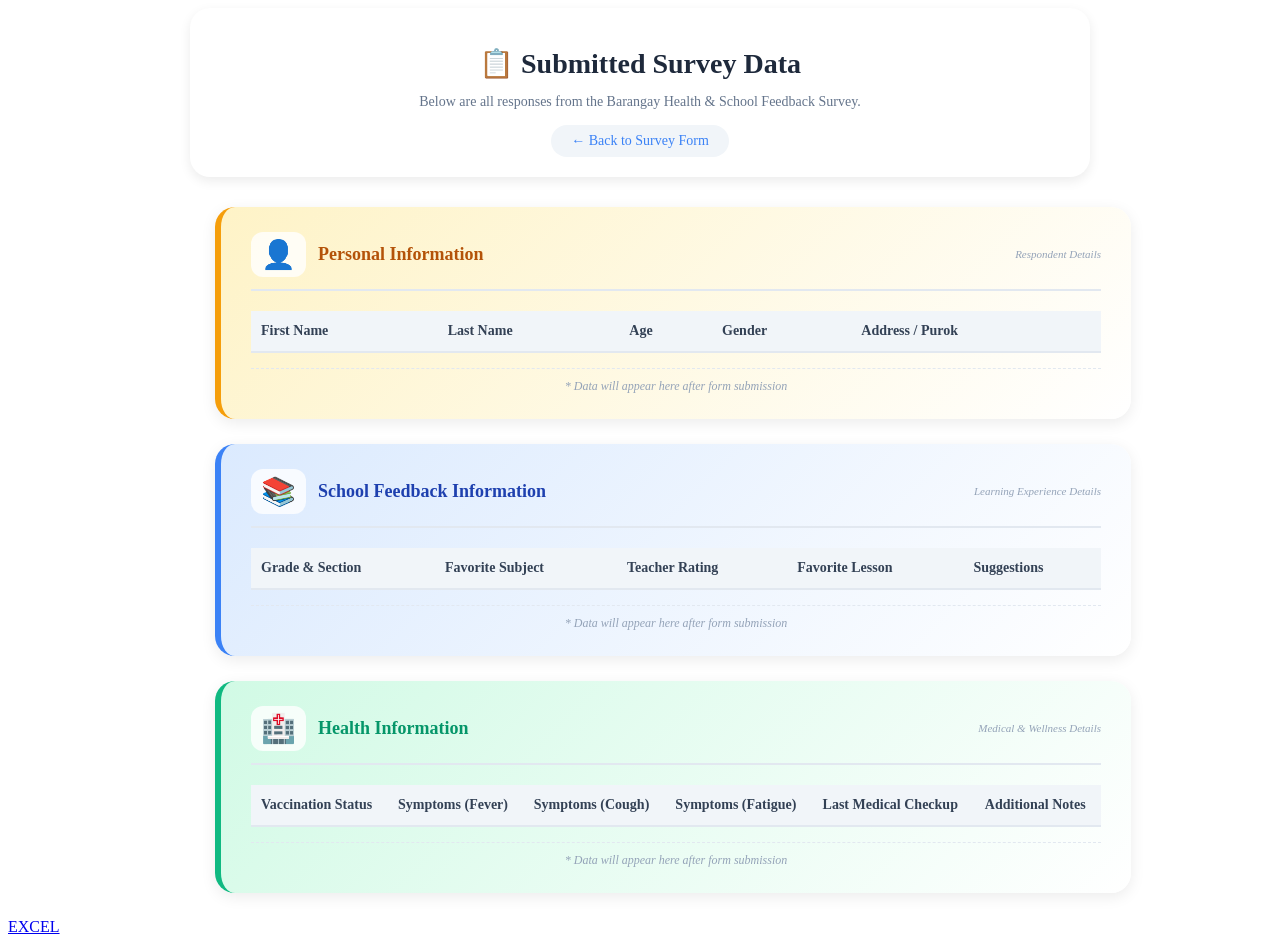
<file: TABLES/table.html>
<!DOCTYPE html>
<html lang="en">
<head>
    <meta charset="UTF-8">
    <meta name="viewport" content="width=device-width, initial-scale=1.0">
    <title>Data Preview Tables</title>
    <link rel="stylesheet" href="table.css">
</head>
<body>
    <!-- HEADER -->
    <div class="table-page-header">
        <h1>📋 Submitted Survey Data</h1>
        <p>Below are all responses from the Barangay Health & School Feedback Survey.</p>
        <a href="index.html" class="back-link">← Back to Survey Form</a>
    </div>
    <!-- DATA PREVIEW TABLES -->
    <div class="tables-container">
        
        <!-- TABLE 1: PERSONAL INFORMATION -->
        <div class="data-table-wrapper personal-table">
            <div class="table-header">
                <div class="table-icon">👤</div>
                <h3>Personal Information</h3>
                <div class="table-tagline">Respondent Details</div>
            </div>
            <div class="table-responsive">
                <table class="data-table">
                    <thead>
                        <tr>
                            <th>First Name</th>
                            <th>Last Name</th>
                            <th>Age</th>
                            <th>Gender</th>
                            <th>Address / Purok</th>
                        </tr>
                    </thead>
                    <tbody>
                    </tbody>
                </table>
            </div>
            <div class="table-note">* Data will appear here after form submission</div>
        </div>

        <!-- TABLE 2: SCHOOL FEEDBACK INFORMATION -->
        <div class="data-table-wrapper school-table">
            <div class="table-header">
                <div class="table-icon">📚</div>
                <h3>School Feedback Information</h3>
                <div class="table-tagline">Learning Experience Details</div>
            </div>
            <div class="table-responsive">
                <table class="data-table">
                    <thead>
                        <tr>
                            <th>Grade & Section</th>
                            <th>Favorite Subject</th>
                            <th>Teacher Rating</th>
                            <th>Favorite Lesson</th>
                            <th>Suggestions</th>
                        </tr>
                    </thead>
                    <tbody>
                    </tbody>
                </table>
            </div>
            <div class="table-note">* Data will appear here after form submission</div>
        </div>

        <!-- TABLE 3: HEALTH INFORMATION -->
        <div class="data-table-wrapper health-table">
            <div class="table-header">
                <div class="table-icon">🏥</div>
                <h3>Health Information</h3>
                <div class="table-tagline">Medical & Wellness Details</div>
            </div>
            <div class="table-responsive">
                <table class="data-table">
                    <thead>
                        <tr>
                            <th>Vaccination Status</th>
                            <th>Symptoms (Fever)</th>
                            <th>Symptoms (Cough)</th>
                            <th>Symptoms (Fatigue)</th>
                            <th>Last Medical Checkup</th>
                            <th>Additional Notes</th>
                        </tr>
                    </thead>
                    <tbody>
                    
                    </tbody>
                </table>
            </div>
            <div class="table-note">* Data will appear here after form submission</div>
        </div>
    </div>

    <script src="script.js"></script>
    <a href="https://docs.google.com/spreadsheets/d/1phdGeu1v23G3VCVaiQjD3H91WE5juE0wzw7-_arGdis/edit?gid=0#gid=0">EXCEL</a>

</body>
</html>
</file>
<file: SURVEY/body.css>
/*BODY*/
* {
    margin: 0;
    padding: 0;
    box-sizing: border-box;
}

.survey-body {
    background: linear-gradient(135deg, #e0e7f1 0%, #f4f7fc 100%);
    font-family: 'Segoe UI', 'Roboto', 'Helvetica Neue', sans-serif;
    padding: 40px 20px;
    min-height: 100vh;
}

.header {
    background: white;
    max-width: 850px;
    width: 100%;
    margin: 0 auto 25px auto;
    padding: 30px 35px;
    border-radius: 20px;
    box-shadow: 0 10px 30px rgba(0, 0, 0, 0.1);
    text-align: center;
    position: relative;
    overflow: hidden;
}

.header::before {
    content: "";
    position: absolute;
    top: 0;
    left: 0;
    right: 0;
    height: 5px;
    background: linear-gradient(90deg, #3b82f6 0%, #10b981 50%, #f59e0b 100%);
}

.header-badges {
    display: flex;
    justify-content: center;
    gap: 15px;
    margin-bottom: 15px;
    flex-wrap: wrap;
}

.badge {
    padding: 6px 16px;
    border-radius: 50px;
    font-size: 12px;
    font-weight: 600;
    letter-spacing: 0.5px;
}

.health-badge {
    background: #d1fae5;
    color: #059669;
}

.school-badge {
    background: #dbeafe;
    color: #1e40af;
}

.header h1 {
    color: #1e293b;
    font-size: 28px;
    margin-bottom: 12px;
}

.header p {
    color: #64748b;
    font-size: 15px;
    line-height: 1.5;
}

/*SECTION*/
.form-section {
    background: white;
    max-width: 850px;
    width: 100%;
    margin: 0 auto 25px auto;
    padding: 30px 35px;
    border-radius: 20px;
    box-shadow: 0 4px 15px rgba(0, 0, 0, 0.08);
    transition: transform 0.2s, box-shadow 0.2s;
}

.form-section:hover {
    transform: translateY(-2px);
    box-shadow: 0 12px 25px rgba(0, 0, 0, 0.12);
}

.section-header {
    margin-bottom: 25px;
    padding-bottom: 15px;
    border-bottom: 2px solid #e2e8f0;
    display: flex;
    align-items: center;
    flex-wrap: wrap;
    gap: 12px;
}

.section-icon {
    font-size: 32px;
}

.section-header h2 {
    font-size: 22px;
    font-weight: 700;
    margin: 0;
}

.section-tagline {
    font-size: 12px;
    color: #94a3b8;
    font-style: italic;
    margin-left: auto;
}

/*SUBMIT*/
.submit-section {
    background: linear-gradient(135deg, #f8fafc 0%, #ffffff 100%);
    text-align: center;
}

.button-group {
    display: flex;
    gap: 15px;
    justify-content: center;
    flex-wrap: wrap;
    margin-top: 20px;
}

.submit-btn {
    background: linear-gradient(135deg, #1e5f5b 0%, #2a7f6e 100%);
    color: white;
    border: none;
    padding: 14px 35px;
    font-size: 16px;
    font-weight: 600;
    border-radius: 50px;
    cursor: pointer;
    transition: all 0.2s;
}

.submit-btn:hover {
    transform: translateY(-2px);
    box-shadow: 0 6px 20px rgba(26, 93, 90, 0.3);
}

.reset-btn {
    background: linear-gradient(135deg, #94a3b8 0%, #64748b 100%);
    color: white;
    border: none;
    padding: 14px 35px;
    font-size: 16px;
    font-weight: 600;
    border-radius: 50px;
    cursor: pointer;
    transition: all 0.2s;
}

.reset-btn:hover {
    transform: translateY(-2px);
    box-shadow: 0 6px 20px rgba(100, 116, 139, 0.3);
}

.confirmation-message {
    margin-top: 20px;
    padding: 15px;
    background: #dcfce7;
    color: #166534;
    border-radius: 12px;
    text-align: center;
    font-weight: 600;
    border-left: 4px solid #22c55e;
}

/*SCHOOL SECTION*/
.school-section {
    background: linear-gradient(135deg, #fff5ced9 0%, #ffffff 100%);
    border-left: 6px solid #3b82f6;
    position: relative;
    overflow: hidden;
}


.school-section > * {
    position: relative;
    z-index: 1;
}

.school-section .section-header h2 {
    color: #1e40af;
}

.school-section .section-icon {
    background: #dbeafe;
    padding: 8px 12px;
    border-radius: 12px;
}

.school-section .form-group label {
    color: #1e3a8a;
    font-weight: 600;
    font-size: 14px;
}

.school-section input[type="text"],
.school-section input[type="number"],
.school-section select,
.school-section textarea {
    background: #fffbeb;
    border: none;
    border-bottom: 2px solid #93c5fd;
    border-radius: 0;
    padding: 10px 4px;
    transition: all 0.2s;
}

.school-section input[type="text"]:focus,
.school-section input[type="number"]:focus,
.school-section select:focus,
.school-section textarea:focus {
    border-bottom-color: #f59e0b;
    outline: none;
    background: #fefce8;
}

.rating-group {
    display: flex;
    gap: 20px;
    align-items: center;
    flex-wrap: wrap;
    margin-top: 10px;
}

.rating-label {
    display: inline-flex;
    align-items: center;
    gap: 5px;
    cursor: pointer;
    font-size: 24px;
    transition: transform 0.1s;
}

.rating-label:hover {
    transform: scale(1.1);
}

.rating-label input[type="radio"] {
    display: none;
}

.rating-label .star {
    color: #cbd5e1;
    transition: color 0.1s;
}

.rating-label input[type="radio"]:checked ~ .star,
.rating-label:has(input:checked) .star {
    color: #fbbf24;
}

/*BRGY HEALTH*/
.health-section {
    background: linear-gradient(135deg, #ecfdf5 0%, #ffffff 100%);
    border-right: 6px solid #10b981;
    border-left: none;
}

.health-section .section-header h2 {
    color: #059669;
}

.health-section .section-icon {
    background: #d1fae5;
    padding: 8px 12px;
    border-radius: 50%;
}

.health-section .form-group label {
    color: #065f46;
    font-weight: 600;
    font-size: 14px;
    display: flex;
    align-items: center;
    gap: 8px;
}

.health-section .hint {
    color: #6b7280;
    font-size: 12px;
    font-weight: normal;
    margin-left: 28px;
}

.health-section input[type="text"],
.health-section input[type="date"],
.health-section input[type="number"],
.health-section select,
.health-section textarea {
    border: 1px solid #d1fae5;
    border-radius: 12px;
    background: white;
    padding: 12px 14px;
    transition: all 0.2s;
}

.health-section input:focus,
.health-section select:focus,
.health-section textarea:focus {
    border-color: #10b981;
    outline: none;
    box-shadow: 0 0 0 3px rgba(16, 185, 129, 0.15);
}

.symptoms-group {
    display: flex;
    flex-wrap: wrap;
    gap: 15px;
    margin-top: 10px;
}

.checkbox-label {
    display: inline-flex;
    align-items: center;
    gap: 8px;
    background: #f0fdf4;
    padding: 8px 16px;
    border-radius: 40px;
    cursor: pointer;
    transition: all 0.2s;
}

.checkbox-label:hover {
    background: #dcfce7;
    transform: translateY(-1px);
}

.checkbox-label input[type="checkbox"] {
    width: 18px;
    height: 18px;
    cursor: pointer;
    accent-color: #10b981;
}

/*  RESPONSIVE DESIGN*/
@media (max-width: 700px) {
    .survey-body {
        padding: 20px 15px;
    }
    
    .header,
    .form-section {
        padding: 20px 25px;
    }
    
    .header h1 {
        font-size: 22px;
    }
    
    .section-header {
        flex-direction: column;
        text-align: center;
    }
    
    .section-tagline {
        margin-left: 0;
    }
    
    .form-row {
        flex-direction: column;
        gap: 0;
    }
    
    .rating-group {
        justify-content: center;
    }
    
    .symptoms-group {
        justify-content: center;
    }
    
    .button-group {
        flex-direction: column;
    }
    
    .submit-btn, .reset-btn {
        width: 100%;
    }
}
</file>
<file: body.css>
/*BODY*/
* {
    margin: 0;
    padding: 0;
    box-sizing: border-box;
}

.survey-body {
    background: linear-gradient(135deg, #e0e7f1 0%, #f4f7fc 100%);
    font-family: 'Segoe UI', 'Roboto', 'Helvetica Neue', sans-serif;
    padding: 40px 20px;
    min-height: 100vh;
}

.header {
    background: white;
    max-width: 850px;
    width: 100%;
    margin: 0 auto 25px auto;
    padding: 30px 35px;
    border-radius: 20px;
    box-shadow: 0 10px 30px rgba(0, 0, 0, 0.1);
    text-align: center;
    position: relative;
    overflow: hidden;
}

.header::before {
    content: "";
    position: absolute;
    top: 0;
    left: 0;
    right: 0;
    height: 5px;
    background: linear-gradient(90deg, #3b82f6 0%, #10b981 50%, #f59e0b 100%);
}

.header-badges {
    display: flex;
    justify-content: center;
    gap: 15px;
    margin-bottom: 15px;
    flex-wrap: wrap;
}

.badge {
    padding: 6px 16px;
    border-radius: 50px;
    font-size: 12px;
    font-weight: 600;
    letter-spacing: 0.5px;
}

.health-badge {
    background: #d1fae5;
    color: #059669;
}

.school-badge {
    background: #dbeafe;
    color: #1e40af;
}

.header h1 {
    color: #1e293b;
    font-size: 28px;
    margin-bottom: 12px;
}

.header p {
    color: #64748b;
    font-size: 15px;
    line-height: 1.5;
}

/*SECTION*/
.form-section {
    background: white;
    max-width: 850px;
    width: 100%;
    margin: 0 auto 25px auto;
    padding: 30px 35px;
    border-radius: 20px;
    box-shadow: 0 4px 15px rgba(0, 0, 0, 0.08);
    transition: transform 0.2s, box-shadow 0.2s;
}

.form-section:hover {
    transform: translateY(-2px);
    box-shadow: 0 12px 25px rgba(0, 0, 0, 0.12);
}

.section-header {
    margin-bottom: 25px;
    padding-bottom: 15px;
    border-bottom: 2px solid #e2e8f0;
    display: flex;
    align-items: center;
    flex-wrap: wrap;
    gap: 12px;
}

.section-icon {
    font-size: 32px;
}

.section-header h2 {
    font-size: 22px;
    font-weight: 700;
    margin: 0;
}

.section-tagline {
    font-size: 12px;
    color: #94a3b8;
    font-style: italic;
    margin-left: auto;
}

/*SUBMIT*/
.submit-section {
    background: linear-gradient(135deg, #f8fafc 0%, #ffffff 100%);
    text-align: center;
}

.button-group {
    display: flex;
    gap: 15px;
    justify-content: center;
    flex-wrap: wrap;
    margin-top: 20px;
}

.submit-btn {
    background: linear-gradient(135deg, #1e5f5b 0%, #2a7f6e 100%);
    color: white;
    border: none;
    padding: 14px 35px;
    font-size: 16px;
    font-weight: 600;
    border-radius: 50px;
    cursor: pointer;
    transition: all 0.2s;
}

.submit-btn:hover {
    transform: translateY(-2px);
    box-shadow: 0 6px 20px rgba(26, 93, 90, 0.3);
}

.reset-btn {
    background: linear-gradient(135deg, #94a3b8 0%, #64748b 100%);
    color: white;
    border: none;
    padding: 14px 35px;
    font-size: 16px;
    font-weight: 600;
    border-radius: 50px;
    cursor: pointer;
    transition: all 0.2s;
}

.reset-btn:hover {
    transform: translateY(-2px);
    box-shadow: 0 6px 20px rgba(100, 116, 139, 0.3);
}

.confirmation-message {
    margin-top: 20px;
    padding: 15px;
    background: #dcfce7;
    color: #166534;
    border-radius: 12px;
    text-align: center;
    font-weight: 600;
    border-left: 4px solid #22c55e;
}

/*SCHOOL SECTION*/
.school-section {
    background: linear-gradient(135deg, #fff5ced9 0%, #ffffff 100%);
    border-left: 6px solid #3b82f6;
    position: relative;
    overflow: hidden;
}


.school-section > * {
    position: relative;
    z-index: 1;
}

.school-section .section-header h2 {
    color: #1e40af;
}

.school-section .section-icon {
    background: #dbeafe;
    padding: 8px 12px;
    border-radius: 12px;
}

.school-section .form-group label {
    color: #1e3a8a;
    font-weight: 600;
    font-size: 14px;
}

.school-section input[type="text"],
.school-section input[type="number"],
.school-section select,
.school-section textarea {
    background: #fffbeb;
    border: none;
    border-bottom: 2px solid #93c5fd;
    border-radius: 0;
    padding: 10px 4px;
    transition: all 0.2s;
}

.school-section input[type="text"]:focus,
.school-section input[type="number"]:focus,
.school-section select:focus,
.school-section textarea:focus {
    border-bottom-color: #f59e0b;
    outline: none;
    background: #fefce8;
}

.rating-group {
    display: flex;
    gap: 20px;
    align-items: center;
    flex-wrap: wrap;
    margin-top: 10px;
}

.rating-label {
    display: inline-flex;
    align-items: center;
    gap: 5px;
    cursor: pointer;
    font-size: 24px;
    transition: transform 0.1s;
}

.rating-label:hover {
    transform: scale(1.1);
}

.rating-label input[type="radio"] {
    display: none;
}

.rating-label .star {
    color: #cbd5e1;
    transition: color 0.1s;
}

.rating-label input[type="radio"]:checked ~ .star,
.rating-label:has(input:checked) .star {
    color: #fbbf24;
}

/*BRGY HEALTH*/
.health-section {
    background: linear-gradient(135deg, #ecfdf5 0%, #ffffff 100%);
    border-right: 6px solid #10b981;
    border-left: none;
}

.health-section .section-header h2 {
    color: #059669;
}

.health-section .section-icon {
    background: #d1fae5;
    padding: 8px 12px;
    border-radius: 50%;
}

.health-section .form-group label {
    color: #065f46;
    font-weight: 600;
    font-size: 14px;
    display: flex;
    align-items: center;
    gap: 8px;
}

.health-section .hint {
    color: #6b7280;
    font-size: 12px;
    font-weight: normal;
    margin-left: 28px;
}

.health-section input[type="text"],
.health-section input[type="date"],
.health-section input[type="number"],
.health-section select,
.health-section textarea {
    border: 1px solid #d1fae5;
    border-radius: 12px;
    background: white;
    padding: 12px 14px;
    transition: all 0.2s;
}

.health-section input:focus,
.health-section select:focus,
.health-section textarea:focus {
    border-color: #10b981;
    outline: none;
    box-shadow: 0 0 0 3px rgba(16, 185, 129, 0.15);
}

.symptoms-group {
    display: flex;
    flex-wrap: wrap;
    gap: 15px;
    margin-top: 10px;
}

.checkbox-label {
    display: inline-flex;
    align-items: center;
    gap: 8px;
    background: #f0fdf4;
    padding: 8px 16px;
    border-radius: 40px;
    cursor: pointer;
    transition: all 0.2s;
}

.checkbox-label:hover {
    background: #dcfce7;
    transform: translateY(-1px);
}

.checkbox-label input[type="checkbox"] {
    width: 18px;
    height: 18px;
    cursor: pointer;
    accent-color: #10b981;
}

/*  RESPONSIVE DESIGN*/
@media (max-width: 700px) {
    .survey-body {
        padding: 20px 15px;
    }
    
    .header,
    .form-section {
        padding: 20px 25px;
    }
    
    .header h1 {
        font-size: 22px;
    }
    
    .section-header {
        flex-direction: column;
        text-align: center;
    }
    
    .section-tagline {
        margin-left: 0;
    }
    
    .form-row {
        flex-direction: column;
        gap: 0;
    }
    
    .rating-group {
        justify-content: center;
    }
    
    .symptoms-group {
        justify-content: center;
    }
    
    .button-group {
        flex-direction: column;
    }
    
    .submit-btn, .reset-btn {
        width: 100%;
    }
}
</file>
<file: table.css>
/* Simple Header for table.html */
.table-page-header {
    max-width: 850px;
    width: 100%;
    margin: 0 auto 30px auto;
    text-align: center;
    padding: 20px 25px;
    background: white;
    border-radius: 20px;
    box-shadow: 0 4px 12px rgba(0, 0, 0, 0.08);
}

.table-page-header h1 {
    font-size: 28px;
    color: #1e293b;
    margin-bottom: 8px;
}

.table-page-header p {
    color: #64748b;
    font-size: 14px;
    margin-bottom: 15px;
}

.back-link {
    display: inline-block;
    background: #f1f5f9;
    color: #3b82f6;
    text-decoration: none;
    padding: 8px 20px;
    border-radius: 30px;
    font-size: 14px;
    font-weight: 500;
    transition: all 0.2s;
}

.back-link:hover {
    background: #e2e8f0;
    transform: translateX(-3px);
}

/* ===== DATA PREVIEW TABLES ===== */
.tables-container {
    max-width: 850px;
    width: 100%;
    margin: 0 auto;
}

.data-table-wrapper {
    background: white;
    width: 100%;
    margin: 0 auto 25px auto;
    padding: 25px 30px;
    border-radius: 20px;
    box-shadow: 0 4px 15px rgba(0, 0, 0, 0.08);
    transition: transform 0.2s, box-shadow 0.2s;
}

.data-table-wrapper:hover {
    transform: translateY(-2px);
    box-shadow: 0 12px 25px rgba(0, 0, 0, 0.12);
}

/* Personal Table Theme */
.personal-table {
    background: linear-gradient(135deg, #fef3c7 0%, #ffffff 100%);
    border-left: 6px solid #f59e0b;
}

/* School Table Theme */
.school-table {
    background: linear-gradient(135deg, #dbeafe 0%, #ffffff 100%);
    border-left: 6px solid #3b82f6;
}

/* Health Table Theme */
.health-table {
    background: linear-gradient(135deg, #d1fae5 0%, #ffffff 100%);
    border-left: 6px solid #10b981;
}

/* Table Header */
.table-header {
    display: flex;
    align-items: center;
    gap: 12px;
    margin-bottom: 20px;
    padding-bottom: 12px;
    border-bottom: 2px solid #e2e8f0;
    flex-wrap: wrap;
}

.table-icon {
    font-size: 28px;
    background: rgba(255, 255, 255, 0.8);
    padding: 6px 10px;
    border-radius: 12px;
}

.table-header h3 {
    font-size: 18px;
    font-weight: 700;
    margin: 0;
    color: #1e293b;
}

.table-tagline {
    font-size: 11px;
    color: #94a3b8;
    font-style: italic;
    margin-left: auto;
}

/* Personal Table Header Color */
.personal-table .table-header h3 {
    color: #b45309;
}

/* School Table Header Color */
.school-table .table-header h3 {
    color: #1e40af;
}

/* Health Table Header Color */
.health-table .table-header h3 {
    color: #059669;
}

/* Table Responsive Wrapper */
.table-responsive {
    overflow-x: auto;
}

/* Table Styling */
.data-table {
    width: 100%;
    border-collapse: collapse;
    font-size: 14px;
}

.data-table th {
    background: #f1f5f9;
    padding: 12px 10px;
    text-align: left;
    font-weight: 600;
    color: #334155;
    border-bottom: 2px solid #e2e8f0;
}

.data-table td {
    padding: 12px 10px;
    border-bottom: 1px solid #e2e8f0;
    color: #475569;
}

/* Table Row Hover Effects */
.data-table tbody tr {
    transition: all 0.2s ease;
    cursor: default;
}

.data-table tbody tr:hover {
    background-color: #f8fafc;
    transform: scale(1.01);
    box-shadow: 0 2px 8px rgba(0, 0, 0, 0.05);
}

/* Specific hover colors for each table */
.personal-table .data-table tbody tr:hover {
    background: linear-gradient(90deg, #fef3c7 0%, #fffbeb 100%);
}

.school-table .data-table tbody tr:hover {
    background: linear-gradient(90deg, #dbeafe 0%, #eff6ff 100%);
}

.health-table .data-table tbody tr:hover {
    background: linear-gradient(90deg, #d1fae5 0%, #ecfdf5 100%);
}

/* Table Note */
.table-note {
    margin-top: 15px;
    font-size: 12px;
    color: #94a3b8;
    text-align: center;
    font-style: italic;
    padding-top: 10px;
    border-top: 1px dashed #e2e8f0;
}

/* Responsive Tables */
@media (max-width: 700px) {
    .data-table-wrapper {
        padding: 20px;
    }
    
    .table-header {
        flex-direction: column;
        text-align: center;
    }
    
    .table-tagline {
        margin-left: 0;
    }
    
    .data-table th,
    .data-table td {
        padding: 8px 6px;
        font-size: 12px;
    }
}

/* Print Styles for Tables */
@media print {
    .tables-container {
        margin-top: 30px;
    }
    
    .data-table-wrapper {
        break-inside: avoid;
        box-shadow: none;
        border: 1px solid #ddd;
    }
    
    .table-note {
        display: none;
    }
}
</file>
<file: SURVEY/table.css>
/* Simple Header for table.html */
.table-page-header {
    max-width: 850px;
    width: 100%;
    margin: 0 auto 30px auto;
    text-align: center;
    padding: 20px 25px;
    background: white;
    border-radius: 20px;
    box-shadow: 0 4px 12px rgba(0, 0, 0, 0.08);
}

.table-page-header h1 {
    font-size: 28px;
    color: #1e293b;
    margin-bottom: 8px;
}

.table-page-header p {
    color: #64748b;
    font-size: 14px;
    margin-bottom: 15px;
}

.back-link {
    display: inline-block;
    background: #f1f5f9;
    color: #3b82f6;
    text-decoration: none;
    padding: 8px 20px;
    border-radius: 30px;
    font-size: 14px;
    font-weight: 500;
    transition: all 0.2s;
}

.back-link:hover {
    background: #e2e8f0;
    transform: translateX(-3px);
}

/* ===== DATA PREVIEW TABLES ===== */
.tables-container {
    max-width: 850px;
    width: 100%;
    margin: 0 auto;
}

.data-table-wrapper {
    background: white;
    width: 100%;
    margin: 0 auto 25px auto;
    padding: 25px 30px;
    border-radius: 20px;
    box-shadow: 0 4px 15px rgba(0, 0, 0, 0.08);
    transition: transform 0.2s, box-shadow 0.2s;
}

.data-table-wrapper:hover {
    transform: translateY(-2px);
    box-shadow: 0 12px 25px rgba(0, 0, 0, 0.12);
}

/* Personal Table Theme */
.personal-table {
    background: linear-gradient(135deg, #fef3c7 0%, #ffffff 100%);
    border-left: 6px solid #f59e0b;
}

/* School Table Theme */
.school-table {
    background: linear-gradient(135deg, #dbeafe 0%, #ffffff 100%);
    border-left: 6px solid #3b82f6;
}

/* Health Table Theme */
.health-table {
    background: linear-gradient(135deg, #d1fae5 0%, #ffffff 100%);
    border-left: 6px solid #10b981;
}

/* Table Header */
.table-header {
    display: flex;
    align-items: center;
    gap: 12px;
    margin-bottom: 20px;
    padding-bottom: 12px;
    border-bottom: 2px solid #e2e8f0;
    flex-wrap: wrap;
}

.table-icon {
    font-size: 28px;
    background: rgba(255, 255, 255, 0.8);
    padding: 6px 10px;
    border-radius: 12px;
}

.table-header h3 {
    font-size: 18px;
    font-weight: 700;
    margin: 0;
    color: #1e293b;
}

.table-tagline {
    font-size: 11px;
    color: #94a3b8;
    font-style: italic;
    margin-left: auto;
}

/* Personal Table Header Color */
.personal-table .table-header h3 {
    color: #b45309;
}

/* School Table Header Color */
.school-table .table-header h3 {
    color: #1e40af;
}

/* Health Table Header Color */
.health-table .table-header h3 {
    color: #059669;
}

/* Table Responsive Wrapper */
.table-responsive {
    overflow-x: auto;
}

/* Table Styling */
.data-table {
    width: 100%;
    border-collapse: collapse;
    font-size: 14px;
}

.data-table th {
    background: #f1f5f9;
    padding: 12px 10px;
    text-align: left;
    font-weight: 600;
    color: #334155;
    border-bottom: 2px solid #e2e8f0;
}

.data-table td {
    padding: 12px 10px;
    border-bottom: 1px solid #e2e8f0;
    color: #475569;
}

/* Table Row Hover Effects */
.data-table tbody tr {
    transition: all 0.2s ease;
    cursor: default;
}

.data-table tbody tr:hover {
    background-color: #f8fafc;
    transform: scale(1.01);
    box-shadow: 0 2px 8px rgba(0, 0, 0, 0.05);
}

/* Specific hover colors for each table */
.personal-table .data-table tbody tr:hover {
    background: linear-gradient(90deg, #fef3c7 0%, #fffbeb 100%);
}

.school-table .data-table tbody tr:hover {
    background: linear-gradient(90deg, #dbeafe 0%, #eff6ff 100%);
}

.health-table .data-table tbody tr:hover {
    background: linear-gradient(90deg, #d1fae5 0%, #ecfdf5 100%);
}

/* Table Note */
.table-note {
    margin-top: 15px;
    font-size: 12px;
    color: #94a3b8;
    text-align: center;
    font-style: italic;
    padding-top: 10px;
    border-top: 1px dashed #e2e8f0;
}

/* Responsive Tables */
@media (max-width: 700px) {
    .data-table-wrapper {
        padding: 20px;
    }
    
    .table-header {
        flex-direction: column;
        text-align: center;
    }
    
    .table-tagline {
        margin-left: 0;
    }
    
    .data-table th,
    .data-table td {
        padding: 8px 6px;
        font-size: 12px;
    }
}

/* Print Styles for Tables */
@media print {
    .tables-container {
        margin-top: 30px;
    }
    
    .data-table-wrapper {
        break-inside: avoid;
        box-shadow: none;
        border: 1px solid #ddd;
    }
    
    .table-note {
        display: none;
    }
}
</file>
<file: TABLES/table.css>
/* Simple Header for table.html */
.table-page-header {
    max-width: 850px;
    width: 100%;
    margin: 0 auto 30px auto;
    text-align: center;
    padding: 20px 25px;
    background: white;
    border-radius: 20px;
    box-shadow: 0 4px 12px rgba(0, 0, 0, 0.08);
}

.table-page-header h1 {
    font-size: 28px;
    color: #1e293b;
    margin-bottom: 8px;
}

.table-page-header p {
    color: #64748b;
    font-size: 14px;
    margin-bottom: 15px;
}

.back-link {
    display: inline-block;
    background: #f1f5f9;
    color: #3b82f6;
    text-decoration: none;
    padding: 8px 20px;
    border-radius: 30px;
    font-size: 14px;
    font-weight: 500;
    transition: all 0.2s;
}

.back-link:hover {
    background: #e2e8f0;
    transform: translateX(-3px);
}

/* ===== DATA PREVIEW TABLES ===== */
.tables-container {
    max-width: 850px;
    width: 100%;
    margin: 0 auto;
}

.data-table-wrapper {
    background: white;
    width: 100%;
    margin: 0 auto 25px auto;
    padding: 25px 30px;
    border-radius: 20px;
    box-shadow: 0 4px 15px rgba(0, 0, 0, 0.08);
    transition: transform 0.2s, box-shadow 0.2s;
}

.data-table-wrapper:hover {
    transform: translateY(-2px);
    box-shadow: 0 12px 25px rgba(0, 0, 0, 0.12);
}

/* Personal Table Theme */
.personal-table {
    background: linear-gradient(135deg, #fef3c7 0%, #ffffff 100%);
    border-left: 6px solid #f59e0b;
}

/* School Table Theme */
.school-table {
    background: linear-gradient(135deg, #dbeafe 0%, #ffffff 100%);
    border-left: 6px solid #3b82f6;
}

/* Health Table Theme */
.health-table {
    background: linear-gradient(135deg, #d1fae5 0%, #ffffff 100%);
    border-left: 6px solid #10b981;
}

/* Table Header */
.table-header {
    display: flex;
    align-items: center;
    gap: 12px;
    margin-bottom: 20px;
    padding-bottom: 12px;
    border-bottom: 2px solid #e2e8f0;
    flex-wrap: wrap;
}

.table-icon {
    font-size: 28px;
    background: rgba(255, 255, 255, 0.8);
    padding: 6px 10px;
    border-radius: 12px;
}

.table-header h3 {
    font-size: 18px;
    font-weight: 700;
    margin: 0;
    color: #1e293b;
}

.table-tagline {
    font-size: 11px;
    color: #94a3b8;
    font-style: italic;
    margin-left: auto;
}

/* Personal Table Header Color */
.personal-table .table-header h3 {
    color: #b45309;
}

/* School Table Header Color */
.school-table .table-header h3 {
    color: #1e40af;
}

/* Health Table Header Color */
.health-table .table-header h3 {
    color: #059669;
}

/* Table Responsive Wrapper */
.table-responsive {
    overflow-x: auto;
}

/* Table Styling */
.data-table {
    width: 100%;
    border-collapse: collapse;
    font-size: 14px;
}

.data-table th {
    background: #f1f5f9;
    padding: 12px 10px;
    text-align: left;
    font-weight: 600;
    color: #334155;
    border-bottom: 2px solid #e2e8f0;
}

.data-table td {
    padding: 12px 10px;
    border-bottom: 1px solid #e2e8f0;
    color: #475569;
}

/* Table Row Hover Effects */
.data-table tbody tr {
    transition: all 0.2s ease;
    cursor: default;
}

.data-table tbody tr:hover {
    background-color: #f8fafc;
    transform: scale(1.01);
    box-shadow: 0 2px 8px rgba(0, 0, 0, 0.05);
}

/* Specific hover colors for each table */
.personal-table .data-table tbody tr:hover {
    background: linear-gradient(90deg, #fef3c7 0%, #fffbeb 100%);
}

.school-table .data-table tbody tr:hover {
    background: linear-gradient(90deg, #dbeafe 0%, #eff6ff 100%);
}

.health-table .data-table tbody tr:hover {
    background: linear-gradient(90deg, #d1fae5 0%, #ecfdf5 100%);
}

/* Table Note */
.table-note {
    margin-top: 15px;
    font-size: 12px;
    color: #94a3b8;
    text-align: center;
    font-style: italic;
    padding-top: 10px;
    border-top: 1px dashed #e2e8f0;
}

/* Responsive Tables */
@media (max-width: 700px) {
    .data-table-wrapper {
        padding: 20px;
    }
    
    .table-header {
        flex-direction: column;
        text-align: center;
    }
    
    .table-tagline {
        margin-left: 0;
    }
    
    .data-table th,
    .data-table td {
        padding: 8px 6px;
        font-size: 12px;
    }
}

/* Print Styles for Tables */
@media print {
    .tables-container {
        margin-top: 30px;
    }
    
    .data-table-wrapper {
        break-inside: avoid;
        box-shadow: none;
        border: 1px solid #ddd;
    }
    
    .table-note {
        display: none;
    }
}
</file>
